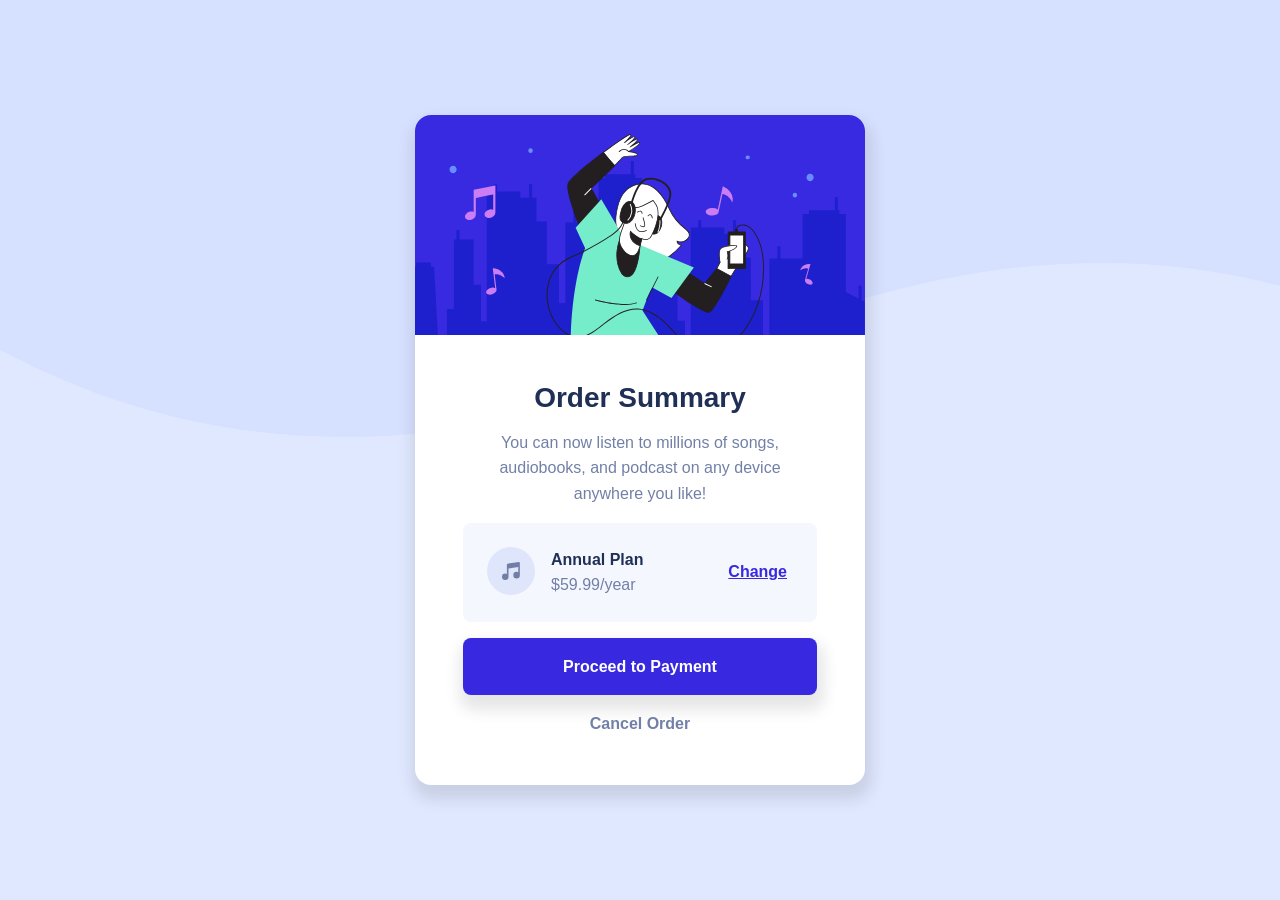
<file: order-summary-component/index.html>
<!DOCTYPE html>
<html lang="en">

<head>
  <meta charset="UTF-8">
  <meta http-equiv="X-UA-Compatible" content="IE=edge">
  <meta name="viewport" content="width=device-width, initial-scale=1.0">
  <title>Order Summary Component</title>

  <link rel="icon" type="image/png" sizes="32x32" href="./images/favicon-32x32.png">

  <link rel="stylesheet" href="./style.css">

  <!-- Feel free to remove these styles or customise in your own stylesheet 👍 -->
  <style>
    .attribution {
      font-size: 11px;
      text-align: center;
    }

    .attribution a {
      color: hsl(228, 45%, 44%);
    }
  </style>
</head>

<body>
  <div class="card">
    <img class="card__image" src="./images/illustration-hero.svg" alt="">
    <div class="card__content">
      <h2>Order Summary</h2>
      <p>You can now listen to millions of songs, audiobooks, and podcast on any device anywhere you like!</p>

      <div class="card__content-plan">
        <div>
          <img src="./images/icon-music.svg" alt="">
        </div>
        <div>
          <p class="annual-plan">Annual Plan</p>
          <p>$59.99/year</p>
        </div>
        <button class="link">Change</button>
      </div>

      <button class="button" data-type="primary">Proceed to Payment</button>
      <button class="button" data-type="naked">Cancel Order</butto>
    </div>
  </div>

  <!-- <div class="attribution">
    Challenge by <a href="https://www.frontendmentor.io?ref=challenge" target="_blank">Frontend Mentor</a>.
    Coded by <a href="#">Your Name Here</a>.
  </div> -->
</body>

</html>
</file>
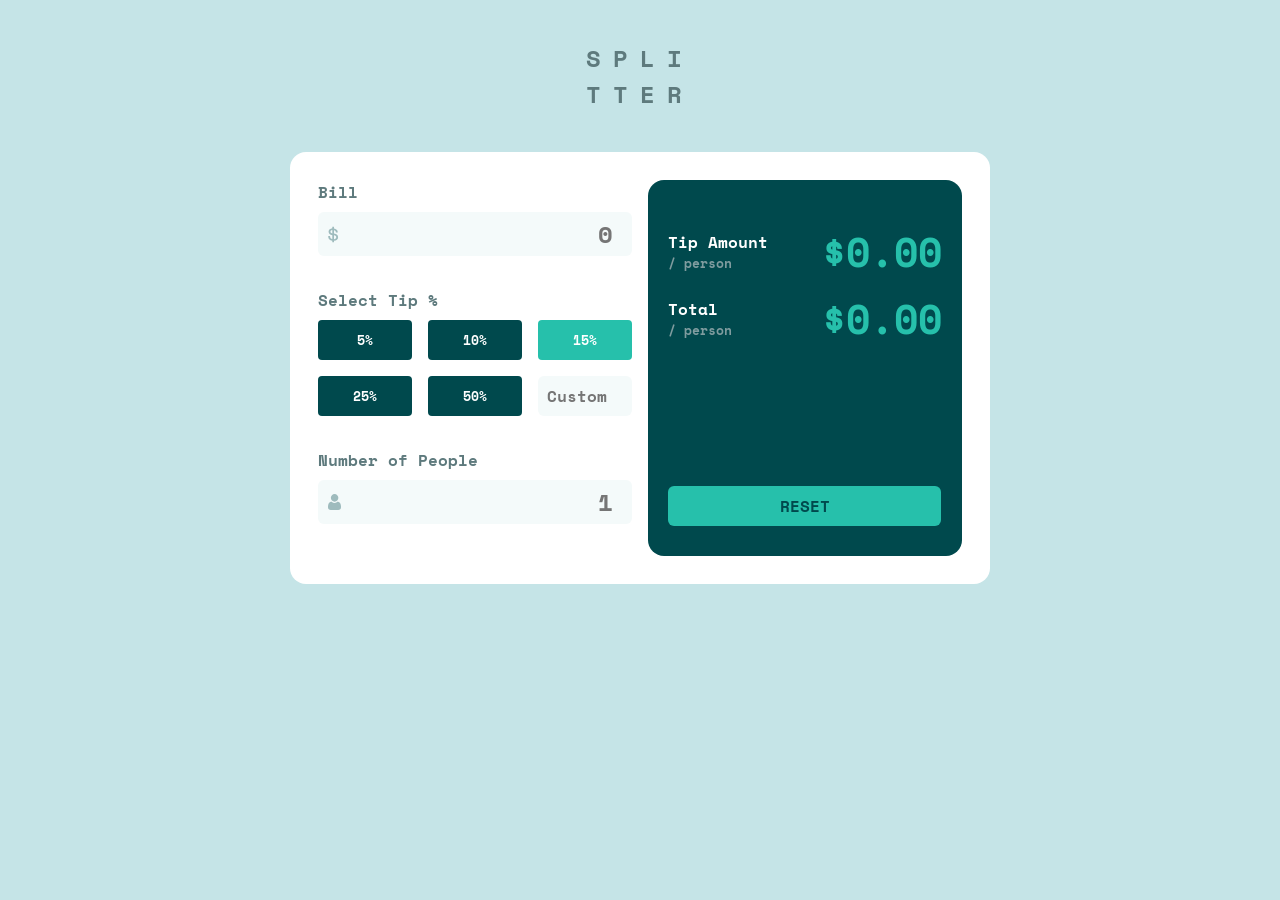
<file: tip-calculator/index.html>
<!DOCTYPE html>
<html lang="en">

<head>
  <meta charset="UTF-8" />
  <meta name="viewport" content="width=device-width, initial-scale=1.0" />
  <!-- displays site properly based on user's device -->

  <link rel="icon" type="image/png" sizes="32x32" href="./images/favicon-32x32.png" />

  <title>Tip calculator app</title>

  <!-- Feel free to remove these styles or customise in your own stylesheet 👍 -->
  <!-- <style>
    .attribution { font-size: 11px; text-align: center; }
    .attribution a { color: hsl(228, 45%, 44%); }
  </style> -->
  <link rel="stylesheet" href="style.css" />
</head>

<body>
  <div class="container">
    <h1>spli<br />tter</h1>
    <div class="card">
      <div class="left">
        <div class="bill-sec">
          <p class="label">Bill</p>
          <input type="number" class="input-bill" id="bill" placeholder="0" />
        </div>
        <div class="tip-sec">
          <p class="label">Select Tip %</p>
          <div class="tip-list">
            <button class="tip-value">5%</button>
            <button class="tip-value">10%</button>
            <button class="tip-value active">15%</button>
            <button class="tip-value">25%</button>
            <button class="tip-value">50%</button>
            <input type="number" placeholder="Custom" class="custom-tip" id="custom-tip" />
          </div>
        </div>
        <div class="people-sec">
          <p class="error"></p>
          <p class="label">Number of People</p>
          <input type="number" class="input-people" id="people" placeholder="1" />
        </div>
      </div>

      <div class="right">
        <div class="right-item">
          <div class="right-label">
            <p>Tip Amount</p>
            <p>/ person</p>
          </div>
          <div class="price-label">
            <p class="tip-amount">$0.00</p>
          </div>
        </div>

        <div class="right-item">
          <div class="right-label">
            <p>Total</p>
            <p>/ person</p>
          </div>
          <div class="price-label">
            <p class="total">$0.00</p>
          </div>
        </div>

        <button class="reset" id="reset">Reset</button>
      </div>
    </div>
  </div>
  <!-- <div class="attribution">
    Challenge by <a href="https://www.frontendmentor.io?ref=challenge" target="_blank">Frontend Mentor</a>. 
    Coded by <a href="#">Your Name Here</a>.
  </div> -->

  <script src="script.js"></script>
</body>

</html>
</file>
<file: order-summary-component/style.css>
@import url("https://fonts.googleapis.com/css2?family=Red+Hat+Display:wght@500;700;900&display=swap");

:root {
  --clr-neutral-100: hsl(0, 0%, 100%);
  --clr-neutral-200: hsl(225, 100%, 98%);
  --clr-neutral-400: hsla(224, 23%, 55%, 1);
  --clr-neutral-800: hsl(223, 47%, 23%);

  --clr-primary-200: hsl(225, 100%, 94%);
  --clr-primary-300: hsla(245, 83%, 68%, 1);
  --clr-primary-400: hsl(245, 75%, 52%);

  --fs-700: 1.75rem;
  --fs-400: 1rem;
  --fs-300: 0.875rem;

  --fw-400: 500;
  --fw-700: 700;
  --fw-900: 900;
}

/* Box sizing rules */
*,
*::before,
*::after {
  box-sizing: border-box;
}

/* Remove default margin */
body,
h1,
h2,
h3,
h4,
p,
figure,
blockquote,
dl,
dd {
  margin: 0;
}

/* Remove list styles on ul, ol elements with a list role, which suggests default styling will be removed */
ul[role="list"],
ol[role="list"] {
  list-style: none;
}

/* Set core root defaults */
html:focus-within {
  scroll-behavior: smooth;
}

/* Set core body defaults */
body {
  min-height: 100vh;
  text-rendering: optimizeSpeed;
  line-height: 1.5;
}

/* A elements that don't have a class get default styles */
a:not([class]) {
  text-decoration-skip-ink: auto;
}

/* Make images easier to work with */
img,
picture {
  max-width: 100%;
  display: block;
}

/* Inherit fonts for inputs and buttons */
input,
button,
textarea,
select {
  font: inherit;
}

/* Remove all animations, transitions and smooth scroll for people that prefer not to see them */
@media (prefers-reduced-motion: reduce) {
  html:focus-within {
    scroll-behavior: auto;
  }

  *,
  *::before,
  *::after {
    animation-duration: 0.01ms !important;
    animation-iteration-count: 1 !important;
    transition-duration: 0.01ms !important;
    scroll-behavior: auto !important;
  }
}

body {
  font-family: "Red Hat", sans-serif;
  font-size: var(--fs-400);
  font-weight: var(--fw-400);
  line-height: 1.6;
  color: var(--clr-neutral-400);
  background: var(--clr-primary-200)
    url("./images/pattern-background-desktop.svg") no-repeat;
  display: grid;
  place-items: center;
}

h1,
h2,
h3 {
  line-height: 1.1;
}

h2 {
  font-size: var(--fs-700);
  color: var(--clr-neutral-800);
  font-weight: var(--fw-900);
}

/* block */
.card {
  overflow: hidden;
  max-width: 450px;
  text-align: center;
  background-color: var(--clr-neutral-100);
  box-shadow: 2px 10px 15px 5px rgba(0, 0, 0, 0.1);
  border-radius: 1rem;
}

.card__content {
  padding: 3rem;
  display: grid;
  gap: var(--gap, 1rem);
}

.card__content-plan {
  background-color: var(--clr-neutral-200);
  text-align: start;
  padding: 1.5rem;
  border-radius: 0.5rem;
  display: flex;
  gap: var(--gap, 1rem);
}

.annual-plan {
  color: var(--clr-neutral-800);
  font-weight: var(--fw-900);
}

a,
.link {
  margin-left: auto;
  background: transparent;
  border: 0;
  color: var(--clr-primary-400);
  text-decoration: underline;
  font-weight: var(--fw-700);
  cursor: pointer;
}

a:hover,
a:focus,
.link:hover,
a:focus {
  color: var(--clr-primary-300);
  text-decoration: none;
}

.button {
  cursor: pointer;
  text-decoration: none;
  border: 0;
  border-radius: 0.5rem;
  color: var(--clr-neutral-100);
  font-weight: var(--fw-700);
  background: transparent;
  padding: 1em 2em;
}

.button[data-type="primary"] {
  color: var(--clr-neutral-100);
  background: var(--clr-primary-400);
  box-shadow: 2px 10px 15px 5px rgba(0, 0, 0, 0.1);
}

.button[data-type="primary"]:hover,
.button[data-type="primary"]:focus {
  background: var(--clr-primary-300);
}

.button[data-type="naked"] {
  color: var(--clr-neutral-400);
  padding: 0;
}

.button[data-type="naked"]:hover,
.button[data-type="naked"]:focus {
  color: var(--clr-neutral-800);
}
</file>
<file: tip-calculator/style.css>
@import url("https://fonts.googleapis.com/css2?family=Space+Mono:wght@400;700&display=swap");

:root {
  --strong-cyan: hsl(172, 67%, 45%);
  --dark-cyan: hsl(183, 100%, 15%);
  --dark-grayish-cyan: hsl(184, 14%, 56%);
  --darker-grayish-cyan: hsl(186, 14%, 43%);
  --light-grayish-cyan: hsl(185, 41%, 84%);
  --lighter-grayish-cyan: hsl(189, 41%, 97%);
  --white: hsl(0, 0%, 100%);
  --input-font-size: 24px;
}

* {
  margin: 0;
  padding: 0;
  box-sizing: border-box;
}

body {
  font-family: "Space Mono", monospace;
  background: var(--light-grayish-cyan);
}

h1 {
  margin: 40px auto 0;
  font-size: 1.5em;
  text-align: center;
  text-transform: uppercase;
  letter-spacing: 0.5em;
  color: var(--darker-grayish-cyan);
}

.card {
  width: 700px;
  background: var(--white);
  margin: 40px auto;
  padding: 1.75em;
  border-radius: 1em;
  display: grid;
  grid-template-columns: 1fr 1fr;
  gap: 1em;
}

.label {
  margin-bottom: 8px;
  font-size: 1em;
  font-weight: 700;
  color: var(--darker-grayish-cyan);
}

input[type="number"] {
  -moz-appearance: textfield;
}

.bill-sec,
.tip-sec,
.people-sec {
  margin: 0 0 2em;
}

.tip-list {
  display: flex;
  flex-wrap: wrap;
  justify-content: space-between;
  row-gap: 16px;
}

.tip-value,
.custom-tip {
  width: 30%;
  padding: 8px;
  border-radius: 6px;
  text-align: center;
  font-weight: 700;
}

.tip-value {
  border: none;
  border-radius: 4px;
  height: 3em;
  display: inline-block;
  text-decoration: none;
  font-family: inherit;
  color: var(--white);
  background-color: var(--dark-cyan);
}

.tip-value:hover {
  background: var(--light-grayish-cyan);
  color: var(--dark-cyan);
}
.active {
  background: var(--strong-cyan);
}

.custom-tip,
.input-bill,
.input-people {
  background-color: var(--lighter-grayish-cyan);
  color: var(--dark-cyan);
  border: none;
  border-radius: 6px;
  font-size: var(--input-font-size);
  cursor: pointer;
}

.custom-tip:focus,
.input-bill:focus,
.input-people:focus {
  outline: 3px solid var(--strong-cyan);
}

.input-bill,
.input-people {
  padding: 4px;
  width: 100%;
  padding-left: 30px;
  font-weight: 700;
  font-family: inherit;
  text-align: right;
}

.custom-tip {
  font-size: inherit;
  font-family: inherit;
}

.input-bill {
  background: var(--lighter-grayish-cyan) url(images/icon-dollar.svg) no-repeat
    10px center;
}

.input-people {
  background: var(--lighter-grayish-cyan) url(images/icon-person.svg) no-repeat
    10px center;
}

.right {
  background: var(--dark-cyan);
  padding: 50px 20px;
  border-radius: 16px;
  position: relative;
}

.right-item {
  margin-bottom: 1em;
  display: flex;
  justify-content: space-between;
}

.right-label p:first-child {
  color: var(--white);
  font-weight: 700;
}

.right-label p:last-child {
  color: var(--dark-grayish-cyan);
  font-weight: 700;
  font-size: 0.8em;
}

.price-label p {
  font-size: 2.5rem;
  font-weight: 700;
  color: var(--strong-cyan);
  text-align: right;
  margin-top: -8px;
}

.reset {
  width: 87%;
  padding: 8px;
  background-color: var(--strong-cyan);
  color: var(--dark-cyan);
  font-family: inherit;
  font-size: 1em;
  font-weight: 700;
  text-transform: uppercase;
  border: none;
  border-radius: 6px;
  position: absolute;
  bottom: 30px;
  cursor: pointer;
}

.reset:active {
  background-color: var(--light-grayish-cyan);
  color: var(--dark-cyan);
}

.error {
  width: 40%;
  font-size: 0.6em;
  color: red;
  float: right;
  text-align: left;
}

/* Breakpoint */
@media (max-width: 576px) {
  .card {
    grid-template-columns: 1fr;
    width: 100%;
  }

  .tip-list {
    gap: 10px;
  }

  .tip-value,
  .custom-tip {
    width: 48%;
    padding: 8px;
  }

  .right {
    padding: 20px 20px 50px;
  }

  .reset {
    bottom: 10px;
  }
}
</file>
